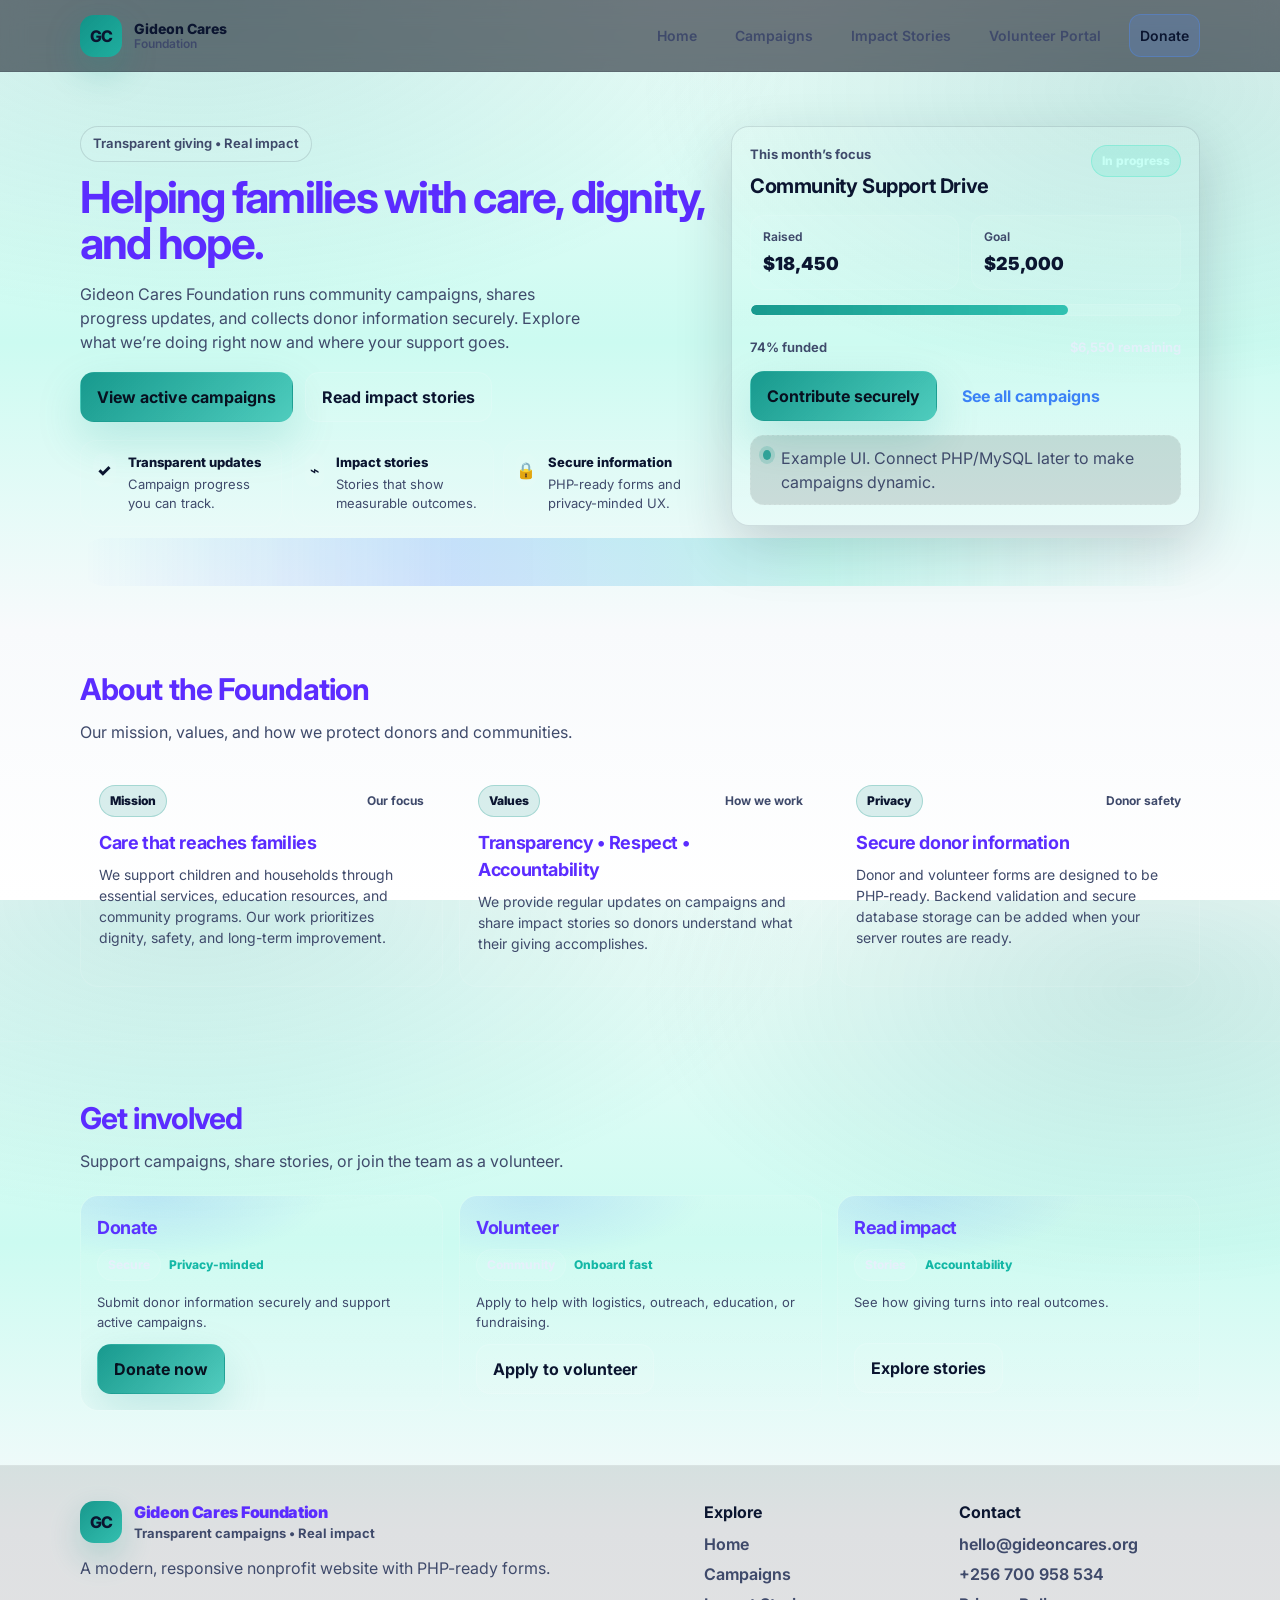
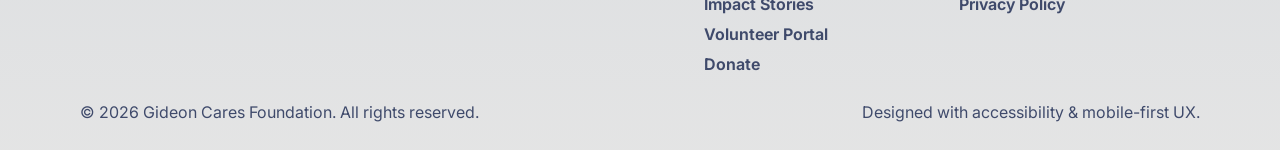
<file: Charitable_Foundation/index.html>
<!doctype html>
<html lang="en">
<head>
  <meta charset="utf-8" />
  <meta name="viewport" content="width=device-width, initial-scale=1" />
  <title>Gideon Cares Foundation</title>
  <meta name="description" content="Gideon Cares Foundation — transparent campaigns, impact stories, and secure donor information." />

  <link rel="preconnect" href="https://fonts.googleapis.com">
  <link rel="preconnect" href="https://fonts.gstatic.com" crossorigin>
  <link href="https://fonts.googleapis.com/css2?family=Inter:wght@400;500;600;700&display=swap" rel="stylesheet">

  <link rel="stylesheet" href="assets/css/style.css" />
</head>
<body>
  <a class="skip-link" href="#main">Skip to content</a>

  <main id="main" class="redirect-wrap" aria-label="Redirecting to home page">
    <div class="container redirect-card" role="status" aria-live="polite">
      <div class="redirect-brand" aria-hidden="true">
        <span class="brand-mark" style="width:56px;height:56px;border-radius:18px;">GC</span>
      </div>
      <h1>Gideon Cares Foundation</h1>
      <p class="muted">Loading the home page…</p>
      <noscript>
        <p class="muted">JavaScript is disabled. Click <a href="home.html">Home</a>.</p>
      </noscript>
      <a class="btn btn-primary" href="home.html">Go to Home</a>
    </div>
  </main>

  <script>
    // Ensure index.html is a working standalone page.
    // Redirect using JS so styles and assets remain consistent.
    window.location.replace('home.html');
  </script>

  <script src="assets/js/main.js"></script>
</body>
</html>
</file>
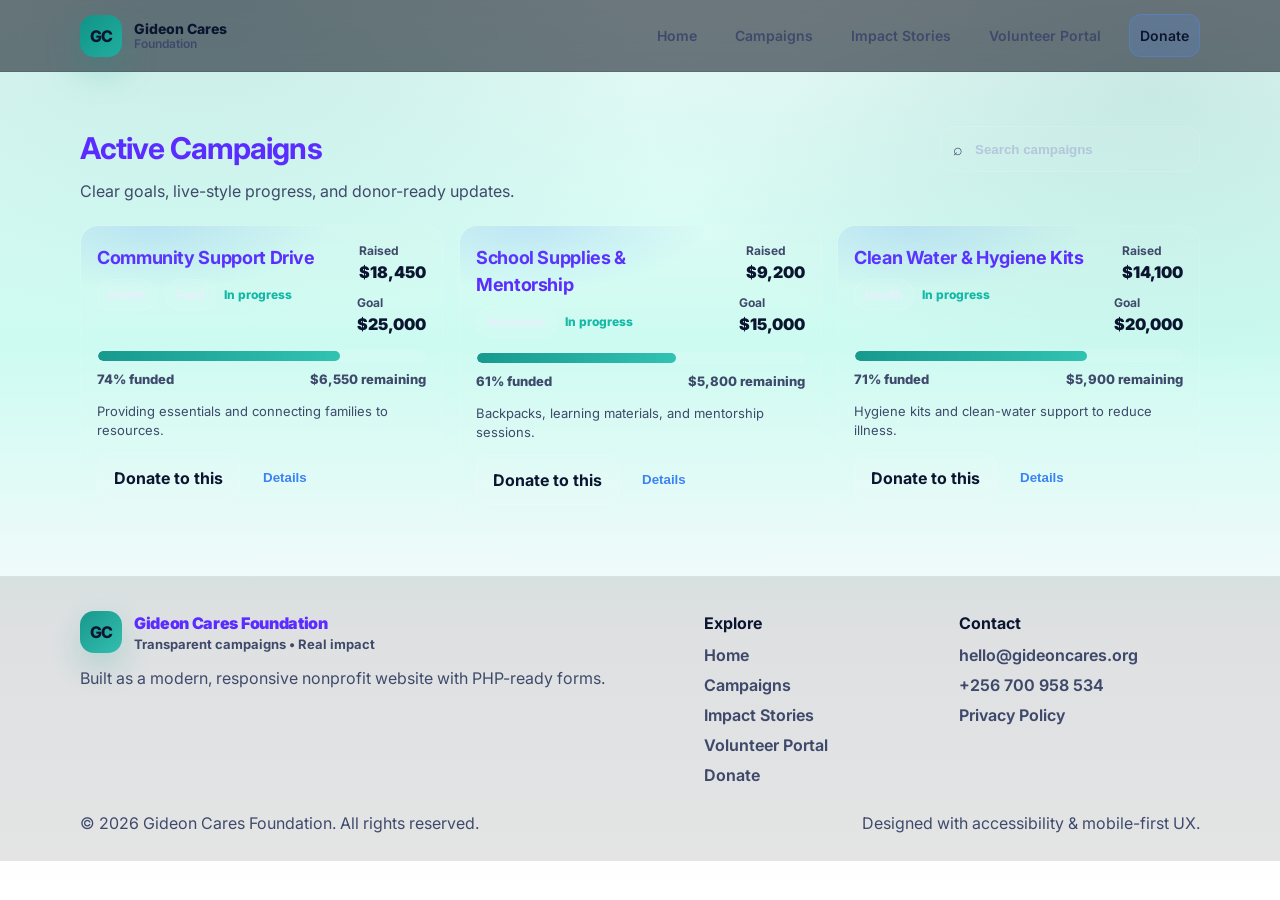
<file: Charitable_Foundation/campaigns.html>
<!doctype html>
<html lang="en">
<head>
  <meta charset="utf-8" />
  <meta name="viewport" content="width=device-width, initial-scale=1" />
  <title>Gideon Cares Foundation — Campaigns</title>
  <meta name="description" content="Gideon Cares Foundation — view active fundraising campaigns and progress." />

  <link rel="preconnect" href="https://fonts.googleapis.com">
  <link rel="preconnect" href="https://fonts.gstatic.com" crossorigin>
  <link href="https://fonts.googleapis.com/css2?family=Inter:wght@400;500;600;700&display=swap" rel="stylesheet">

  <link rel="stylesheet" href="assets/css/style.css" />
</head>
<body>
  <a class="skip-link" href="#main">Skip to content</a>

  <header class="site-header">
    <div class="container header-inner">
      <a class="brand" href="home.html" aria-label="Gideon Cares Foundation">
        <span class="brand-mark" aria-hidden="true">GC</span>
        <span class="brand-text">
          <span class="brand-title">Gideon Cares</span>
          <span class="brand-subtitle">Foundation</span>
        </span>
      </a>

      <button class="nav-toggle" type="button" aria-label="Open menu" aria-expanded="false" data-nav-toggle>
        <span></span><span></span><span></span>
      </button>

      <nav class="site-nav" aria-label="Primary">
        <a href="home.html" class="nav-link">Home</a>
        <a href="campaigns.html" class="nav-link">Campaigns</a>
        <a href="stories.html" class="nav-link">Impact Stories</a>
        <a href="volunteer.html" class="nav-link">Volunteer Portal</a>
        <a href="donate.html" class="nav-link nav-cta">Donate</a>
      </nav>
    </div>
  </header>

  <main id="main">
    <section class="section" id="campaigns">
      <div class="container">
        <div class="section-head">
          <div>
            <h2>Active Campaigns</h2>
            <p>Clear goals, live-style progress, and donor-ready updates.</p>
          </div>
          <div class="section-tools">
            <label class="search">
              <span class="search-icon" aria-hidden="true">⌕</span>
              <input id="campaignSearch" type="search" placeholder="Search campaigns" autocomplete="off" />
            </label>
          </div>
        </div>

        <div class="grid-cards" id="campaignList" aria-live="polite">
          <!-- Rendered by JS -->
        </div>

        <template id="campaignCardTemplate">
          <article class="campaign-card">
            <div class="campaign-top">
              <div>
                <h3 class="campaign-title">Campaign name</h3>
                <div class="campaign-meta">
                  <span class="campaign-tag">Health</span>
                  <span class="campaign-tag">Food</span>
                  <span class="campaign-status">In progress</span>
                </div>
              </div>
              <div class="campaign-amounts">
                <div>
                  <div class="amount-label">Raised</div>
                  <div class="amount-value campaign-raised">$0</div>
                </div>
                <div>
                  <div class="amount-label">Goal</div>
                  <div class="amount-value campaign-goal">$0</div>
                </div>
              </div>
            </div>

            <div class="progress progress--campaign" aria-label="Fundraising progress">
              <div class="progress-bar campaign-bar" role="progressbar" aria-valuemin="0" aria-valuemax="100" aria-valuenow="0"></div>
            </div>
            <div class="progress-meta">
              <span class="campaign-percent">0% funded</span>
              <span class="campaign-remaining">$0 remaining</span>
            </div>

            <div class="campaign-bottom">
              <div class="campaign-blurb">Short description of what this campaign supports.</div>
              <div class="campaign-actions">
                <a class="btn btn-ghost" href="donate.html" data-donate-link>Donate to this</a>
                <button class="btn btn-link" type="button" data-details>Details</button>
              </div>
            </div>

            <dialog class="modal" data-modal>
              <form method="dialog" class="modal-inner" aria-label="Campaign details">
                <div class="modal-head">
                  <h3 data-modal-title>Details</h3>
                  <button class="icon-btn" type="submit" aria-label="Close">✕</button>
                </div>
                <div class="modal-body">
                  <p data-modal-description>...</p>
                  <ul class="modal-list">
                    <li><strong>Raised:</strong> <span data-modal-raised></span></li>
                    <li><strong>Goal:</strong> <span data-modal-goal></span></li>
                    <li><strong>Status:</strong> <span data-modal-status></span></li>
                  </ul>
                  <div class="progress" aria-hidden="true">
                    <div class="progress-bar" data-modal-bar></div>
                  </div>
                </div>
                <div class="modal-foot">
                  <button class="btn btn-primary" value="cancel" data-modal-donate>Donate</button>
                </div>
              </form>
            </dialog>
          </article>
        </template>
      </div>
    </section>
  </main>

  <footer class="site-footer">
    <div class="container footer-grid">
      <div>
        <div class="footer-brand">
          <span class="brand-mark" aria-hidden="true">GC</span>
          <div>
            <div class="footer-title">Gideon Cares Foundation</div>
            <div class="footer-sub">Transparent campaigns • Real impact</div>
          </div>
        </div>
        <p class="footer-text">Built as a modern, responsive nonprofit website with PHP-ready forms.</p>
      </div>

      <div class="footer-links">
        <div>
          <strong>Explore</strong>
          <a href="home.html">Home</a>
          <a href="campaigns.html">Campaigns</a>
          <a href="stories.html">Impact Stories</a>
          <a href="volunteer.html">Volunteer Portal</a>
          <a href="donate.html">Donate</a>
        </div>
        <div>
          <strong>Contact</strong>
          <a href="mailto:hello@gideoncares.org">hello@gideoncares.org</a>
          <a href="#" onclick="return false;">+256 700 958 534</a>
          <a href="#" onclick="return false;">Privacy Policy</a>
        </div>
      </div>
    </div>

    <div class="container footer-bottom">
      <span>© <span id="year"></span> Gideon Cares Foundation. All rights reserved.</span>
      <span class="muted">Designed with accessibility & mobile-first UX.</span>
    </div>
  </footer>

  <script src="assets/js/main.js"></script>
</body>
</html>
</file>
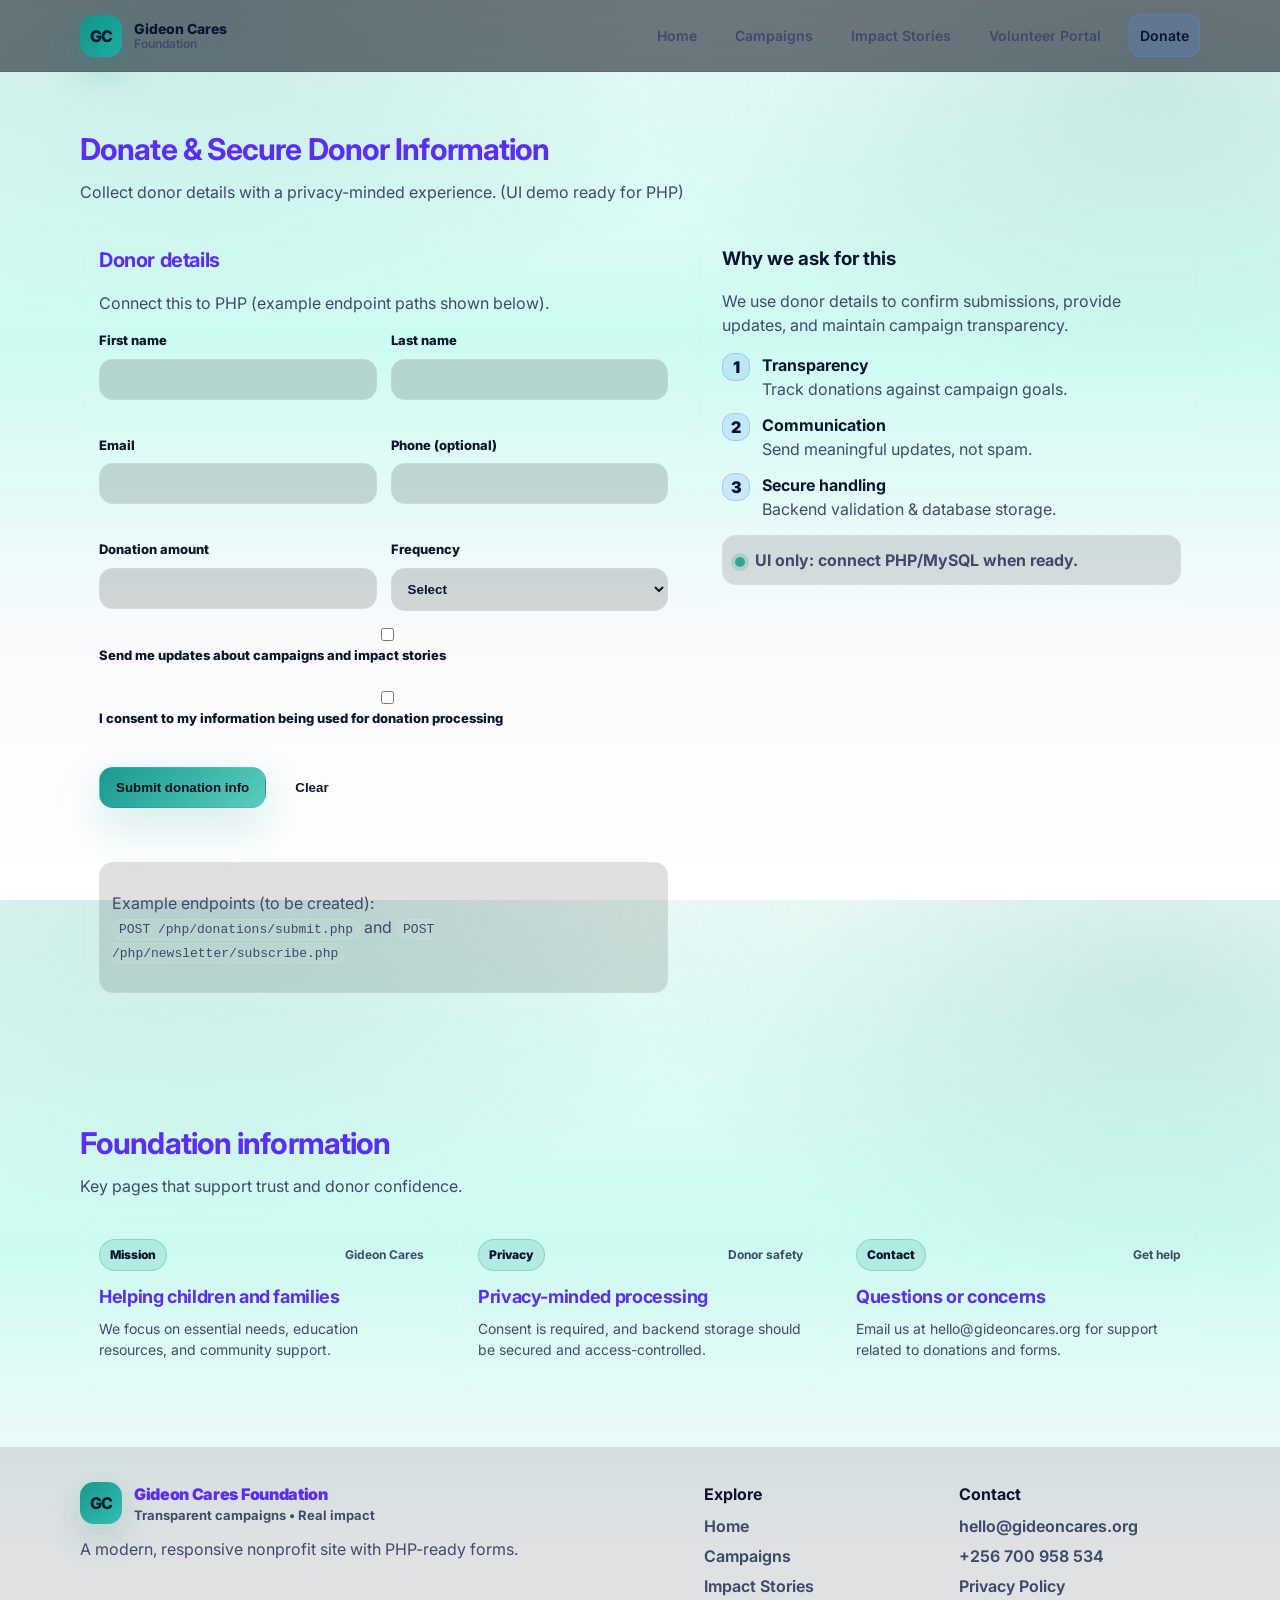
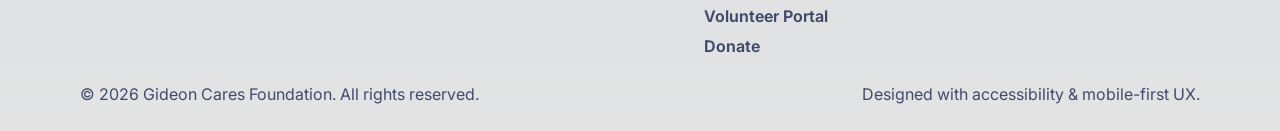
<file: Charitable_Foundation/donate.html>
<!doctype html>
<html lang="en">
<head>
  <meta charset="utf-8" />
  <meta name="viewport" content="width=device-width, initial-scale=1" />
  <title>Gideon Cares Foundation — Donate</title>
  <meta name="description" content="Gideon Cares Foundation — donate securely and submit donor information." />

  <link rel="preconnect" href="https://fonts.googleapis.com">
  <link rel="preconnect" href="https://fonts.gstatic.com" crossorigin>
  <link href="https://fonts.googleapis.com/css2?family=Inter:wght@400;500;600;700&display=swap" rel="stylesheet">

  <link rel="stylesheet" href="assets/css/style.css" />
</head>
<body>
  <a class="skip-link" href="#main">Skip to content</a>

  <header class="site-header">
    <div class="container header-inner">
      <a class="brand" href="home.html" aria-label="Gideon Cares Foundation">
        <span class="brand-mark" aria-hidden="true">GC</span>
        <span class="brand-text">
          <span class="brand-title">Gideon Cares</span>
          <span class="brand-subtitle">Foundation</span>
        </span>
      </a>

      <button class="nav-toggle" type="button" aria-label="Open menu" aria-expanded="false" data-nav-toggle>
        <span></span><span></span><span></span>
      </button>

      <nav class="site-nav" aria-label="Primary">
        <a href="home.html" class="nav-link">Home</a>
        <a href="campaigns.html" class="nav-link">Campaigns</a>
        <a href="stories.html" class="nav-link">Impact Stories</a>
        <a href="volunteer.html" class="nav-link">Volunteer Portal</a>
        <a href="donate.html" class="nav-link nav-cta">Donate</a>
      </nav>
    </div>
  </header>

  <main id="main">
    <section class="section section--alt" id="donate">
      <div class="container">
        <div class="section-head">
          <div>
            <h2>Donate & Secure Donor Information</h2>
            <p>Collect donor details with a privacy-minded experience. (UI demo ready for PHP)</p>
          </div>
        </div>

        <div class="form-grid form-grid--donate">
          <div class="panel">
            <h3>Donor details</h3>
            <p class="muted">Connect this to PHP (example endpoint paths shown below).</p>

            <form class="form" id="donorForm" novalidate>
              <div class="two-col">
                <div class="field">
                  <label for="dFirst">First name</label>
                  <input id="dFirst" name="first_name" type="text" required minlength="2" />
                  <small class="field-error" data-err-for="dFirst"></small>
                </div>
                <div class="field">
                  <label for="dLast">Last name</label>
                  <input id="dLast" name="last_name" type="text" required minlength="2" />
                  <small class="field-error" data-err-for="dLast"></small>
                </div>
              </div>

              <div class="two-col">
                <div class="field">
                  <label for="dEmail">Email</label>
                  <input id="dEmail" name="email" type="email" required />
                  <small class="field-error" data-err-for="dEmail"></small>
                </div>
                <div class="field">
                  <label for="dPhone">Phone (optional)</label>
                  <input id="dPhone" name="phone" type="tel" />
                </div>
              </div>

              <div class="two-col">
                <div class="field">
                  <label for="dAmount">Donation amount</label>
                  <input id="dAmount" name="amount" type="number" required min="1" step="1" />
                </div>
                <div class="field">
                  <label for="dFrequency">Frequency</label>
                  <select id="dFrequency" name="frequency" required>
                    <option value="" selected disabled>Select</option>
                    <option value="one-time">One-time</option>
                    <option value="monthly">Monthly</option>
                  </select>
                </div>
              </div>

              <div class="field">
                <label>
                  <input type="checkbox" name="newsletter" value="1" />
                  Send me updates about campaigns and impact stories
                </label>
              </div>

              <div class="field">
                <label>
                  <input type="checkbox" name="consent" value="1" required />
                  I consent to my information being used for donation processing
                </label>
                <small class="field-error" data-err-for="consent"></small>
              </div>

              <div class="form-actions">
                <button class="btn btn-primary" type="submit">Submit donation info</button>
                <button class="btn btn-ghost" type="reset">Clear</button>
              </div>

              <div class="form-status" role="status" aria-live="polite" data-status></div>

              <div class="endpoint-hint" aria-label="Backend wiring hint">
                <p class="muted">
                  Example endpoints (to be created):<br />
                  <code>POST /php/donations/submit.php</code> and <code>POST /php/newsletter/subscribe.php</code>
                </p>
              </div>
            </form>
          </div>

          <aside class="aside">
            <div class="aside-card aside-card--sticky">
              <h3>Why we ask for this</h3>
              <p class="muted">We use donor details to confirm submissions, provide updates, and maintain campaign transparency.</p>
              <div class="impact-list">
                <div class="impact-item">
                  <div class="impact-bullet" aria-hidden="true">1</div>
                  <div>
                    <strong>Transparency</strong>
                    <div class="muted">Track donations against campaign goals.</div>
                  </div>
                </div>
                <div class="impact-item">
                  <div class="impact-bullet" aria-hidden="true">2</div>
                  <div>
                    <strong>Communication</strong>
                    <div class="muted">Send meaningful updates, not spam.</div>
                  </div>
                </div>
                <div class="impact-item">
                  <div class="impact-bullet" aria-hidden="true">3</div>
                  <div>
                    <strong>Secure handling</strong>
                    <div class="muted">Backend validation & database storage.</div>
                  </div>
                </div>
              </div>
              <div class="aside-note">
                <span class="dot" aria-hidden="true"></span>
                <span>UI only: connect PHP/MySQL when ready.</span>
              </div>
            </div>
          </aside>
        </div>
      </div>
    </section>

    <section class="section" id="foundation-information">
      <div class="container">
        <div class="section-head">
          <div>
            <h2>Foundation information</h2>
            <p>Key pages that support trust and donor confidence.</p>
          </div>
        </div>

        <div class="grid-articles">
          <article class="story-card">
            <div class="story-top">
              <span class="story-category">Mission</span>
              <span class="story-date">Gideon Cares</span>
            </div>
            <h3 class="story-title">Helping children and families</h3>
            <p class="story-text">We focus on essential needs, education resources, and community support.</p>
          </article>

          <article class="story-card">
            <div class="story-top">
              <span class="story-category">Privacy</span>
              <span class="story-date">Donor safety</span>
            </div>
            <h3 class="story-title">Privacy-minded processing</h3>
            <p class="story-text">Consent is required, and backend storage should be secured and access-controlled.</p>
          </article>

          <article class="story-card">
            <div class="story-top">
              <span class="story-category">Contact</span>
              <span class="story-date">Get help</span>
            </div>
            <h3 class="story-title">Questions or concerns</h3>
            <p class="story-text">Email us at hello@gideoncares.org for support related to donations and forms.</p>
          </article>
        </div>
      </div>
    </section>
  </main>

  <footer class="site-footer">
    <div class="container footer-grid">
      <div>
        <div class="footer-brand">
          <span class="brand-mark" aria-hidden="true">GC</span>
          <div>
            <div class="footer-title">Gideon Cares Foundation</div>
            <div class="footer-sub">Transparent campaigns • Real impact</div>
          </div>
        </div>
        <p class="footer-text">A modern, responsive nonprofit site with PHP-ready forms.</p>
      </div>

      <div class="footer-links">
        <div>
          <strong>Explore</strong>
          <a href="home.html">Home</a>
          <a href="campaigns.html">Campaigns</a>
          <a href="stories.html">Impact Stories</a>
          <a href="volunteer.html">Volunteer Portal</a>
          <a href="donate.html">Donate</a>
        </div>
        <div>
          <strong>Contact</strong>
          <a href="mailto:hello@gideoncares.org">hello@gideoncares.org</a>
          <a href="#" onclick="return false;">+256 700 958 534</a>
          <a href="#" onclick="return false;">Privacy Policy</a>
        </div>
      </div>
    </div>

    <div class="container footer-bottom">
      <span>© <span id="year"></span> Gideon Cares Foundation. All rights reserved.</span>
      <span class="muted">Designed with accessibility & mobile-first UX.</span>
    </div>
  </footer>

  <script src="assets/js/main.js"></script>
</body>
</html>
</file>
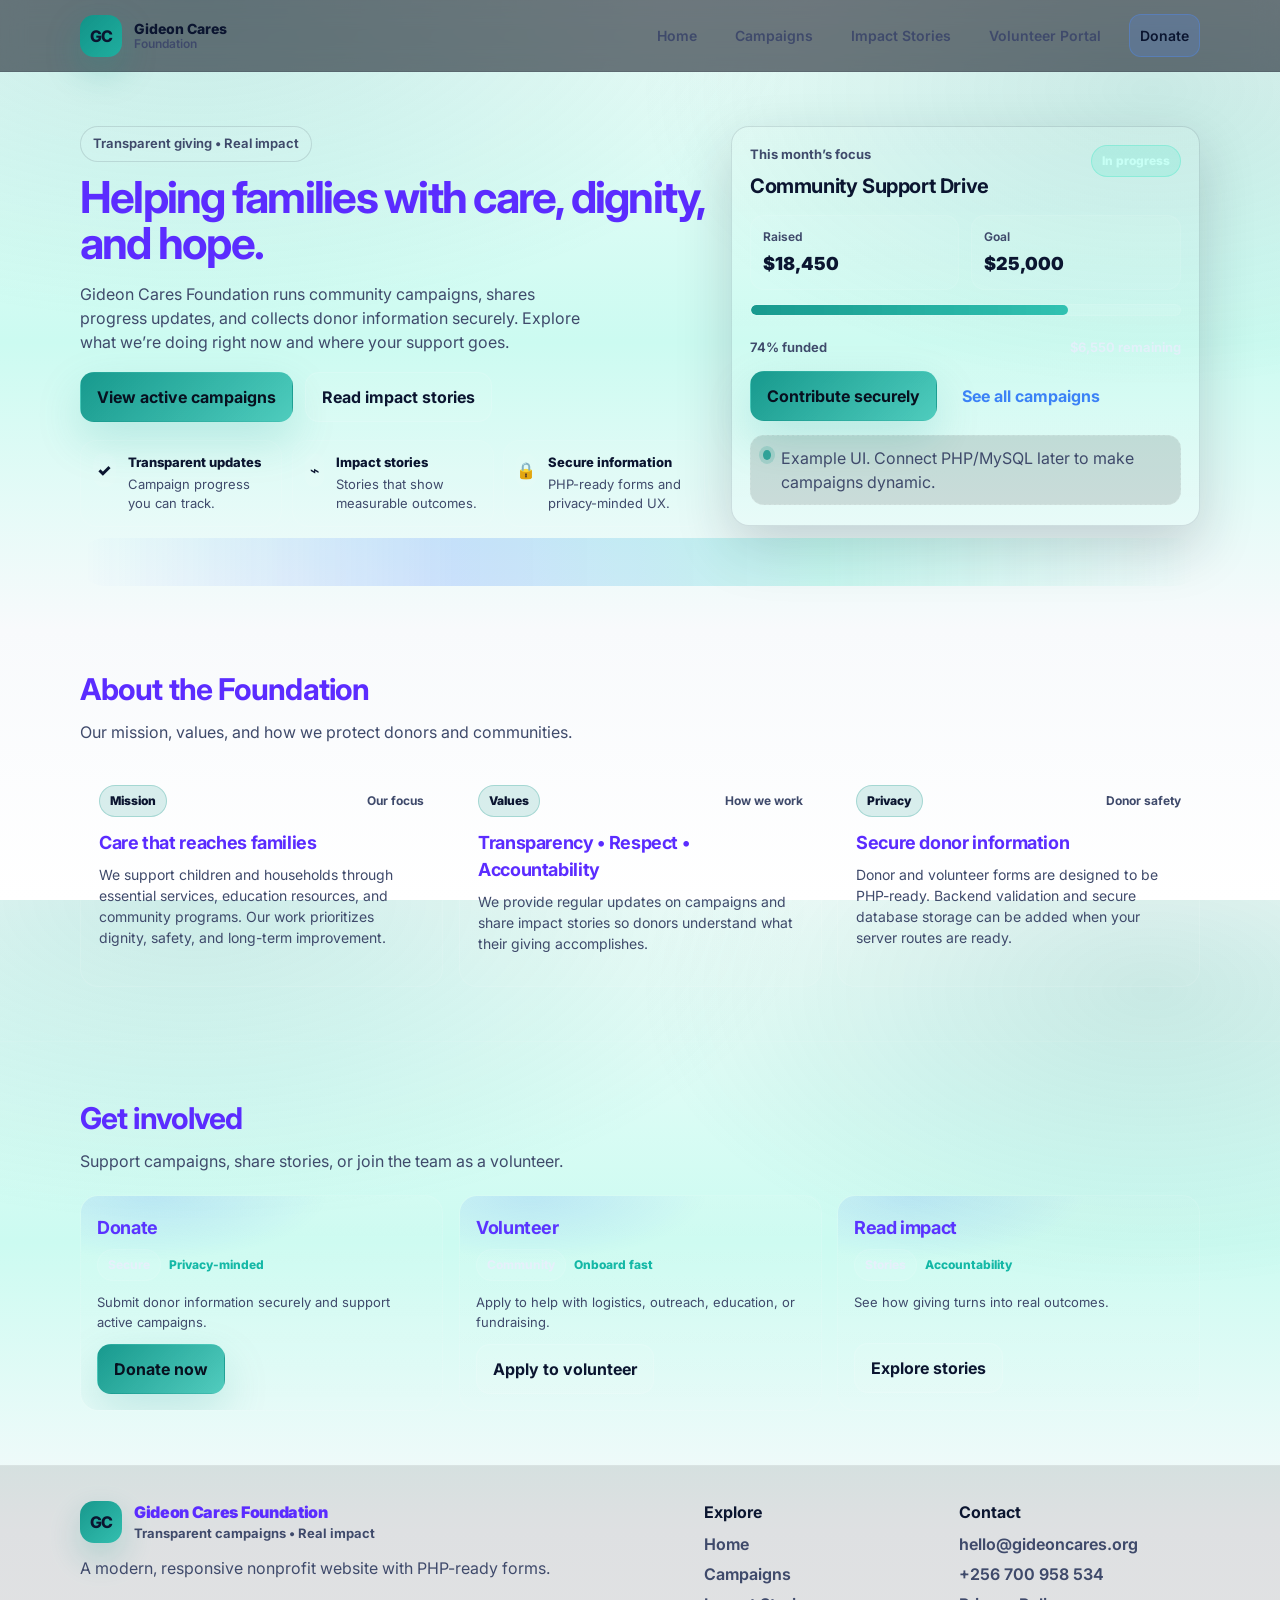
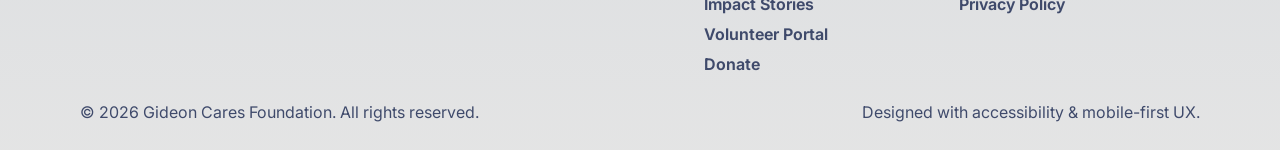
<file: Charitable_Foundation/home.html>
<!doctype html>
<html lang="en">
<head>
  <meta charset="utf-8" />
  <meta name="viewport" content="width=device-width, initial-scale=1" />
  <title>Gideon Cares Foundation — Home</title>
  <meta name="description" content="Gideon Cares Foundation — transparent campaigns, impact stories, and secure donor information." />

  <link rel="preconnect" href="https://fonts.googleapis.com">
  <link rel="preconnect" href="https://fonts.gstatic.com" crossorigin>
  <link href="https://fonts.googleapis.com/css2?family=Inter:wght@400;500;600;700&display=swap" rel="stylesheet">

  <link rel="stylesheet" href="assets/css/style.css" />
</head>
<body>
  <a class="skip-link" href="#main">Skip to content</a>

  <header class="site-header">
    <div class="container header-inner">
      <a class="brand" href="home.html" aria-label="Gideon Cares Foundation">
        <span class="brand-mark" aria-hidden="true">GC</span>
        <span class="brand-text">
          <span class="brand-title">Gideon Cares</span>
          <span class="brand-subtitle">Foundation</span>
        </span>
      </a>

      <button class="nav-toggle" type="button" aria-label="Open menu" aria-expanded="false" data-nav-toggle>
        <span></span><span></span><span></span>
      </button>

      <nav class="site-nav" aria-label="Primary">
        <a href="home.html" class="nav-link">Home</a>
        <a href="campaigns.html" class="nav-link">Campaigns</a>
        <a href="stories.html" class="nav-link">Impact Stories</a>
        <a href="volunteer.html" class="nav-link">Volunteer Portal</a>
        <a href="donate.html" class="nav-link nav-cta">Donate</a>
      </nav>
    </div>
  </header>

  <main id="main">
    <section class="hero" aria-label="Welcome">
      <div class="container hero-grid">
        <div class="hero-copy">
          <div class="pill">Transparent giving • Real impact</div>
          <h1>Helping families with care, dignity, and hope.</h1>
          <p>
            Gideon Cares Foundation runs community campaigns, shares progress updates, and collects donor information securely.
            Explore what we’re doing right now and where your support goes.
          </p>

          <div class="hero-actions">
            <a class="btn btn-primary" href="campaigns.html">View active campaigns</a>
            <a class="btn btn-ghost" href="stories.html">Read impact stories</a>
          </div>

          <div class="trust-row" role="list" aria-label="Foundation highlights">
            <div class="trust-item" role="listitem">
              <div class="trust-icon" aria-hidden="true">✓</div>
              <div>
                <div class="trust-title">Transparent updates</div>
                <div class="trust-text">Campaign progress you can track.</div>
              </div>
            </div>
            <div class="trust-item" role="listitem">
              <div class="trust-icon" aria-hidden="true">⌁</div>
              <div>
                <div class="trust-title">Impact stories</div>
                <div class="trust-text">Stories that show measurable outcomes.</div>
              </div>
            </div>
            <div class="trust-item" role="listitem">
              <div class="trust-icon" aria-hidden="true">🔒</div>
              <div>
                <div class="trust-title">Secure information</div>
                <div class="trust-text">PHP-ready forms and privacy-minded UX.</div>
              </div>
            </div>
          </div>
        </div>

        <div class="hero-card" aria-label="This month’s focus">
          <div class="hero-card-top">
            <div>
              <div class="hero-card-kicker">This month’s focus</div>
              <h2 class="hero-card-title">Community Support Drive</h2>
            </div>
            <span class="badge">In progress</span>
          </div>

          <div class="hero-stat-row">
            <div class="hero-stat">
              <div class="hero-stat-label">Raised</div>
              <div class="hero-stat-value" data-hero-raised>$18,450</div>
            </div>
            <div class="hero-stat">
              <div class="hero-stat-label">Goal</div>
              <div class="hero-stat-value" data-hero-goal>$25,000</div>
            </div>
          </div>

          <div class="progress" aria-label="Campaign progress">
            <div class="progress-bar" role="progressbar" aria-valuemin="0" aria-valuemax="100" aria-valuenow="74" style="width: 74%"></div>
          </div>
          <div class="progress-meta">
            <span>74% funded</span>
            <span class="progress-remaining">$6,550 remaining</span>
          </div>

          <div class="hero-card-actions">
            <a class="btn btn-primary" href="donate.html">Contribute securely</a>
            <a class="btn btn-link" href="campaigns.html">See all campaigns</a>
          </div>

          <div class="hero-note">
            <span class="dot" aria-hidden="true"></span>
            <span>Example UI. Connect PHP/MySQL later to make campaigns dynamic.</span>
          </div>
        </div>
      </div>

      <div class="container hero-wave" aria-hidden="true"><div class="wave"></div></div>
    </section>

    <section class="section section--alt" id="about">
      <div class="container">
        <div class="section-head">
          <div>
            <h2>About the Foundation</h2>
            <p>Our mission, values, and how we protect donors and communities.</p>
          </div>
        </div>

        <div class="grid-articles">
          <article class="story-card">
            <div class="story-top">
              <span class="story-category">Mission</span>
              <span class="story-date">Our focus</span>
            </div>
            <h3 class="story-title">Care that reaches families</h3>
            <p class="story-text">
              We support children and households through essential services, education resources, and community programs.
              Our work prioritizes dignity, safety, and long-term improvement.
            </p>
          </article>

          <article class="story-card">
            <div class="story-top">
              <span class="story-category">Values</span>
              <span class="story-date">How we work</span>
            </div>
            <h3 class="story-title">Transparency • Respect • Accountability</h3>
            <p class="story-text">
              We provide regular updates on campaigns and share impact stories so donors understand what their giving accomplishes.
            </p>
          </article>

          <article class="story-card">
            <div class="story-top">
              <span class="story-category">Privacy</span>
              <span class="story-date">Donor safety</span>
            </div>
            <h3 class="story-title">Secure donor information</h3>
            <p class="story-text">
              Donor and volunteer forms are designed to be PHP-ready.
              Backend validation and secure database storage can be added when your server routes are ready.
            </p>
          </article>
        </div>
      </div>
    </section>

    <section class="section" id="get-started">
      <div class="container">
        <div class="section-head">
          <div>
            <h2>Get involved</h2>
            <p>Support campaigns, share stories, or join the team as a volunteer.</p>
          </div>
        </div>

        <div class="grid-cards">
          <article class="campaign-card">
            <div class="campaign-top">
              <div>
                <h3 class="campaign-title">Donate</h3>
                <div class="campaign-meta">
                  <span class="campaign-tag">Secure</span>
                  <span class="campaign-status">Privacy-minded</span>
                </div>
              </div>
            </div>
            <div class="campaign-bottom">
              <div class="campaign-blurb">Submit donor information securely and support active campaigns.</div>
              <div class="campaign-actions"><a class="btn btn-primary" href="donate.html">Donate now</a></div>
            </div>
          </article>

          <article class="campaign-card">
            <div class="campaign-top">
              <div>
                <h3 class="campaign-title">Volunteer</h3>
                <div class="campaign-meta">
                  <span class="campaign-tag">Community</span>
                  <span class="campaign-status">Onboard fast</span>
                </div>
              </div>
            </div>
            <div class="campaign-bottom">
              <div class="campaign-blurb">Apply to help with logistics, outreach, education, or fundraising.</div>
              <div class="campaign-actions"><a class="btn btn-ghost" href="volunteer.html">Apply to volunteer</a></div>
            </div>
          </article>

          <article class="campaign-card">
            <div class="campaign-top">
              <div>
                <h3 class="campaign-title">Read impact</h3>
                <div class="campaign-meta">
                  <span class="campaign-tag">Stories</span>
                  <span class="campaign-status">Accountability</span>
                </div>
              </div>
            </div>
            <div class="campaign-bottom">
              <div class="campaign-blurb">See how giving turns into real outcomes.</div>
              <div class="campaign-actions"><a class="btn btn-ghost" href="stories.html">Explore stories</a></div>
            </div>
          </article>
        </div>
      </div>
    </section>
  </main>

  <footer class="site-footer">
    <div class="container footer-grid">
      <div>
        <div class="footer-brand">
          <span class="brand-mark" aria-hidden="true">GC</span>
          <div>
            <div class="footer-title">Gideon Cares Foundation</div>
            <div class="footer-sub">Transparent campaigns • Real impact</div>
          </div>
        </div>
        <p class="footer-text">A modern, responsive nonprofit website with PHP-ready forms.</p>
      </div>

      <div class="footer-links">
        <div>
          <strong>Explore</strong>
          <a href="home.html">Home</a>
          <a href="campaigns.html">Campaigns</a>
          <a href="stories.html">Impact Stories</a>
          <a href="volunteer.html">Volunteer Portal</a>
          <a href="donate.html">Donate</a>
        </div>
        <div>
          <strong>Contact</strong>
          <a href="mailto:hello@gideoncares.org">hello@gideoncares.org</a>
          <a href="#" onclick="return false;">+256 700 958 534</a>
          <a href="#" onclick="return false;">Privacy Policy</a>
        </div>
      </div>
    </div>

    <div class="container footer-bottom">
      <span>© <span id="year"></span> Gideon Cares Foundation. All rights reserved.</span>
      <span class="muted">Designed with accessibility & mobile-first UX.</span>
    </div>
  </footer>

  <script src="assets/js/main.js"></script>
</body>
</html>
</file>
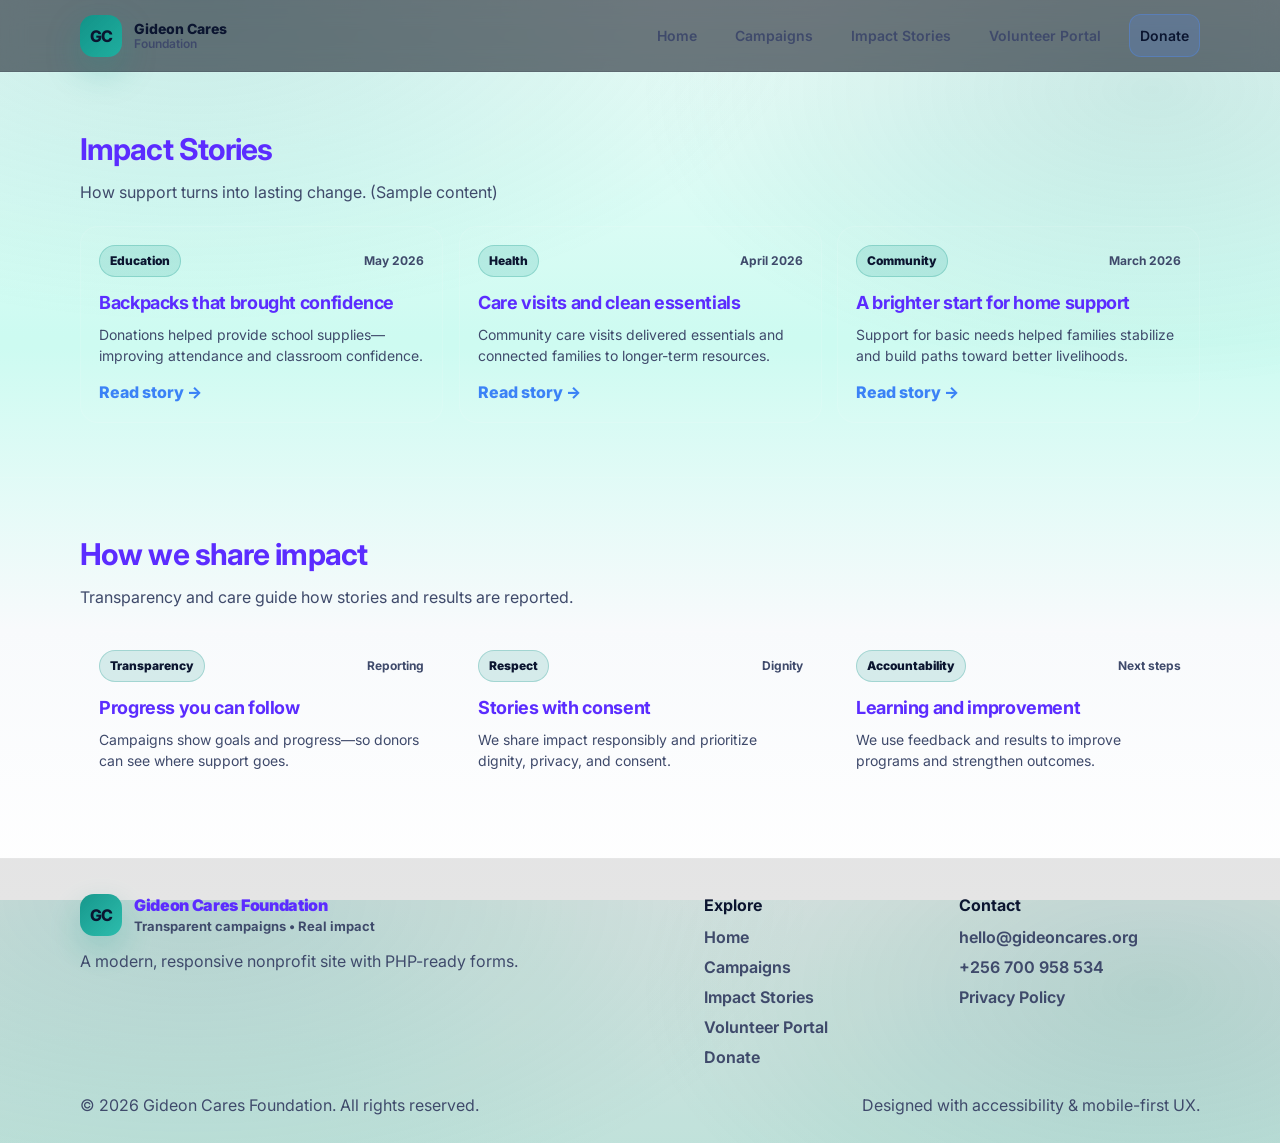
<file: Charitable_Foundation/stories.html>
<!doctype html>
<html lang="en">
<head>
  <meta charset="utf-8" />
  <meta name="viewport" content="width=device-width, initial-scale=1" />
  <title>Gideon Cares Foundation — Impact Stories</title>
  <meta name="description" content="Gideon Cares Foundation — read impact stories showing how donations create change." />

  <link rel="preconnect" href="https://fonts.googleapis.com">
  <link rel="preconnect" href="https://fonts.gstatic.com" crossorigin>
  <link href="https://fonts.googleapis.com/css2?family=Inter:wght@400;500;600;700&display=swap" rel="stylesheet">

  <link rel="stylesheet" href="assets/css/style.css" />
</head>
<body>
  <a class="skip-link" href="#main">Skip to content</a>

  <header class="site-header">
    <div class="container header-inner">
      <a class="brand" href="home.html" aria-label="Gideon Cares Foundation">
        <span class="brand-mark" aria-hidden="true">GC</span>
        <span class="brand-text">
          <span class="brand-title">Gideon Cares</span>
          <span class="brand-subtitle">Foundation</span>
        </span>
      </a>

      <button class="nav-toggle" type="button" aria-label="Open menu" aria-expanded="false" data-nav-toggle>
        <span></span><span></span><span></span>
      </button>

      <nav class="site-nav" aria-label="Primary">
        <a href="home.html" class="nav-link">Home</a>
        <a href="campaigns.html" class="nav-link">Campaigns</a>
        <a href="stories.html" class="nav-link">Impact Stories</a>
        <a href="volunteer.html" class="nav-link">Volunteer Portal</a>
        <a href="donate.html" class="nav-link nav-cta">Donate</a>
      </nav>
    </div>
  </header>

  <main id="main">
    <section class="section section--alt" id="stories">
      <div class="container">
        <div class="section-head">
          <div>
            <h2>Impact Stories</h2>
            <p>How support turns into lasting change. (Sample content)</p>
          </div>
        </div>

        <div class="grid-articles" id="storyGrid">
          <article class="story-card">
            <div class="story-top">
              <span class="story-category">Education</span>
              <span class="story-date">May 2026</span>
            </div>
            <h3 class="story-title">Backpacks that brought confidence</h3>
            <p class="story-text">Donations helped provide school supplies—improving attendance and classroom confidence.</p>
            <a class="story-link" href="#" aria-label="Read story">Read story →</a>
          </article>

          <article class="story-card">
            <div class="story-top">
              <span class="story-category">Health</span>
              <span class="story-date">April 2026</span>
            </div>
            <h3 class="story-title">Care visits and clean essentials</h3>
            <p class="story-text">Community care visits delivered essentials and connected families to longer-term resources.</p>
            <a class="story-link" href="#" aria-label="Read story">Read story →</a>
          </article>

          <article class="story-card">
            <div class="story-top">
              <span class="story-category">Community</span>
              <span class="story-date">March 2026</span>
            </div>
            <h3 class="story-title">A brighter start for home support</h3>
            <p class="story-text">Support for basic needs helped families stabilize and build paths toward better livelihoods.</p>
            <a class="story-link" href="#" aria-label="Read story">Read story →</a>
          </article>
        </div>
      </div>
    </section>

    <section class="section" id="foundation-info">
      <div class="container">
        <div class="section-head">
          <div>
            <h2>How we share impact</h2>
            <p>Transparency and care guide how stories and results are reported.</p>
          </div>
        </div>

        <div class="grid-articles">
          <article class="story-card">
            <div class="story-top">
              <span class="story-category">Transparency</span>
              <span class="story-date">Reporting</span>
            </div>
            <h3 class="story-title">Progress you can follow</h3>
            <p class="story-text">Campaigns show goals and progress—so donors can see where support goes.</p>
          </article>

          <article class="story-card">
            <div class="story-top">
              <span class="story-category">Respect</span>
              <span class="story-date">Dignity</span>
            </div>
            <h3 class="story-title">Stories with consent</h3>
            <p class="story-text">We share impact responsibly and prioritize dignity, privacy, and consent.</p>
          </article>

          <article class="story-card">
            <div class="story-top">
              <span class="story-category">Accountability</span>
              <span class="story-date">Next steps</span>
            </div>
            <h3 class="story-title">Learning and improvement</h3>
            <p class="story-text">We use feedback and results to improve programs and strengthen outcomes.</p>
          </article>
        </div>
      </div>
    </section>
  </main>

  <footer class="site-footer">
    <div class="container footer-grid">
      <div>
        <div class="footer-brand">
          <span class="brand-mark" aria-hidden="true">GC</span>
          <div>
            <div class="footer-title">Gideon Cares Foundation</div>
            <div class="footer-sub">Transparent campaigns • Real impact</div>
          </div>
        </div>
        <p class="footer-text">A modern, responsive nonprofit site with PHP-ready forms.</p>
      </div>

      <div class="footer-links">
        <div>
          <strong>Explore</strong>
          <a href="home.html">Home</a>
          <a href="campaigns.html">Campaigns</a>
          <a href="stories.html">Impact Stories</a>
          <a href="volunteer.html">Volunteer Portal</a>
          <a href="donate.html">Donate</a>
        </div>
        <div>
          <strong>Contact</strong>
          <a href="mailto:hello@gideoncares.org">hello@gideoncares.org</a>
          <a href="#" onclick="return false;">+256 700 958 534</a>
          <a href="#" onclick="return false;">Privacy Policy</a>
        </div>
      </div>
    </div>

    <div class="container footer-bottom">
      <span>© <span id="year"></span> Gideon Cares Foundation. All rights reserved.</span>
      <span class="muted">Designed with accessibility & mobile-first UX.</span>
    </div>
  </footer>

  <script src="assets/js/main.js"></script>
</body>
</html>
</file>
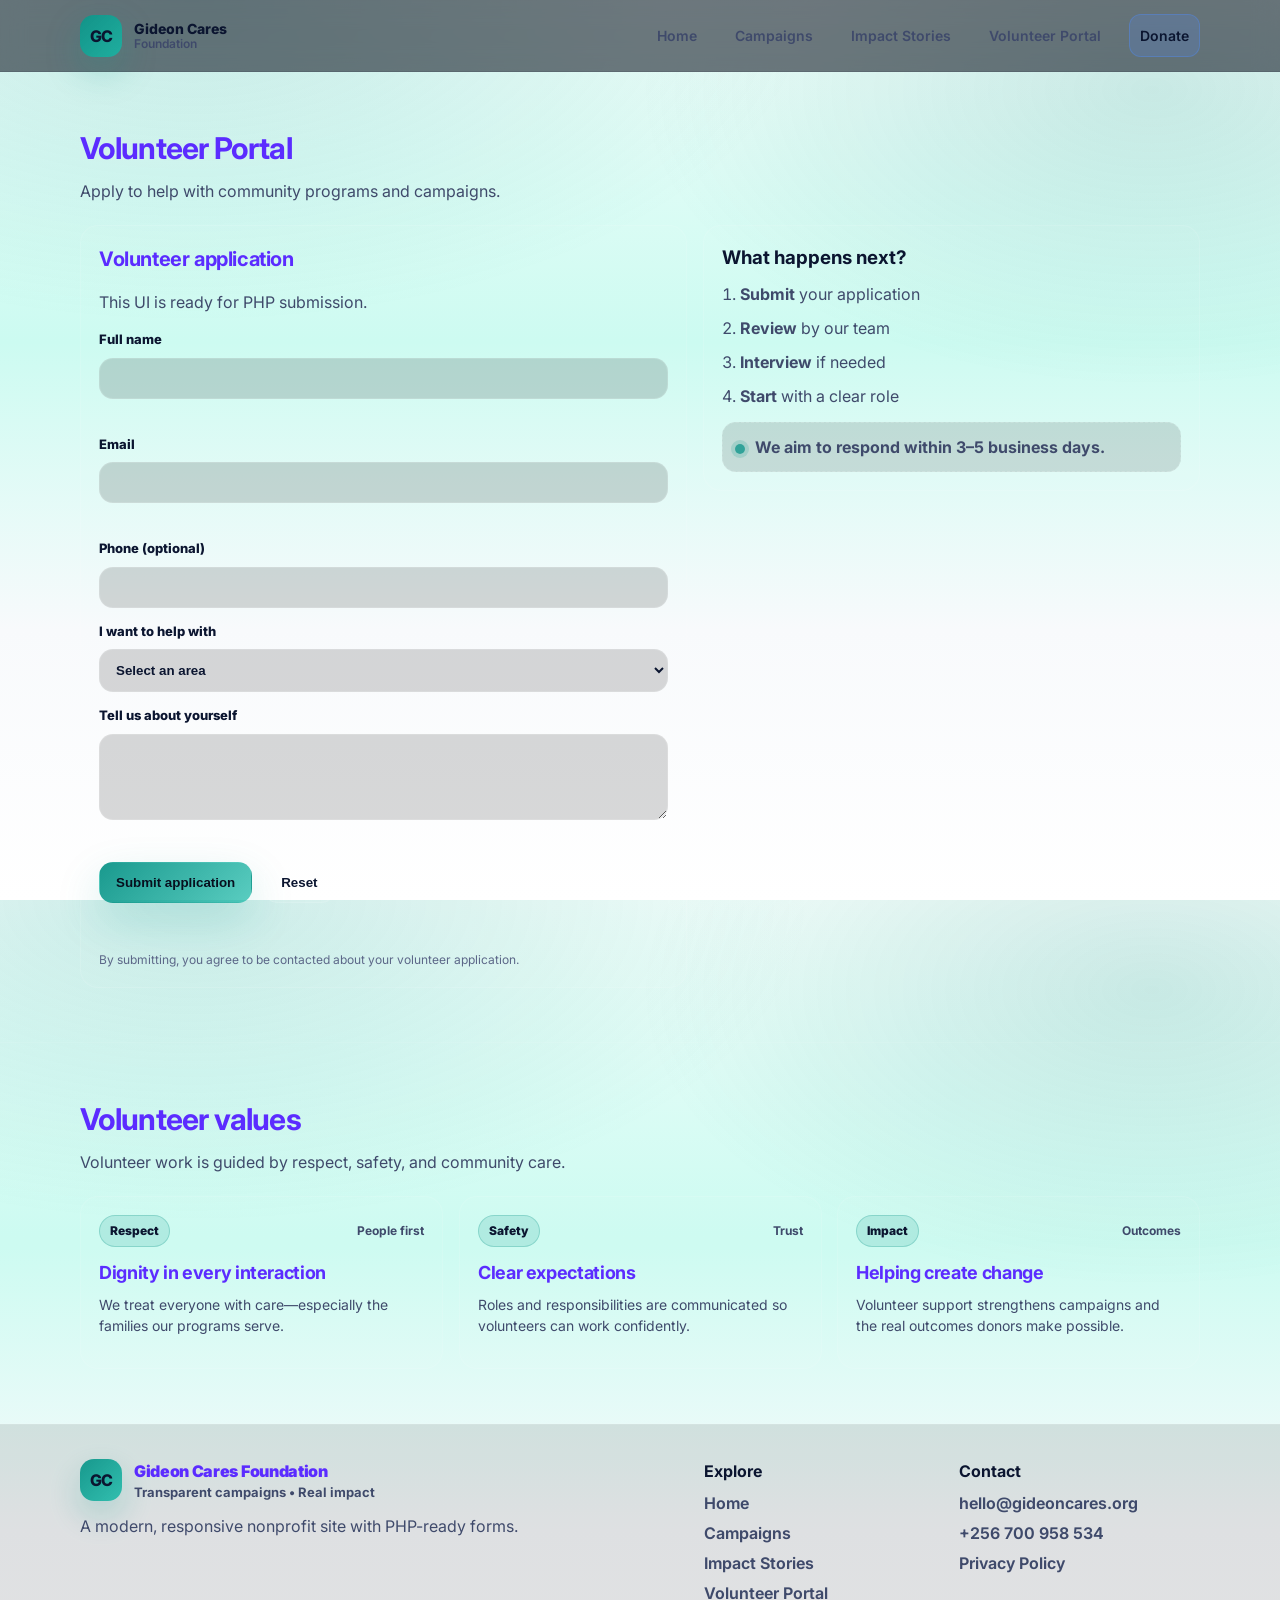
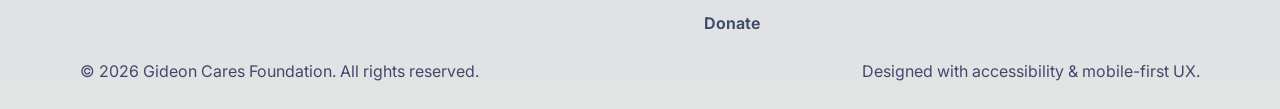
<file: Charitable_Foundation/volunteer.html>
<!doctype html>
<html lang="en">
<head>
  <meta charset="utf-8" />
  <meta name="viewport" content="width=device-width, initial-scale=1" />
  <title>Gideon Cares Foundation — Volunteer Portal</title>
  <meta name="description" content="Gideon Cares Foundation — apply to volunteer and support community programs." />

  <link rel="preconnect" href="https://fonts.googleapis.com">
  <link rel="preconnect" href="https://fonts.gstatic.com" crossorigin>
  <link href="https://fonts.googleapis.com/css2?family=Inter:wght@400;500;600;700&display=swap" rel="stylesheet">

  <link rel="stylesheet" href="assets/css/style.css" />
</head>
<body>
  <a class="skip-link" href="#main">Skip to content</a>

  <header class="site-header">
    <div class="container header-inner">
      <a class="brand" href="home.html" aria-label="Gideon Cares Foundation">
        <span class="brand-mark" aria-hidden="true">GC</span>
        <span class="brand-text">
          <span class="brand-title">Gideon Cares</span>
          <span class="brand-subtitle">Foundation</span>
        </span>
      </a>

      <button class="nav-toggle" type="button" aria-label="Open menu" aria-expanded="false" data-nav-toggle>
        <span></span><span></span><span></span>
      </button>

      <nav class="site-nav" aria-label="Primary">
        <a href="home.html" class="nav-link">Home</a>
        <a href="campaigns.html" class="nav-link">Campaigns</a>
        <a href="stories.html" class="nav-link">Impact Stories</a>
        <a href="volunteer.html" class="nav-link">Volunteer Portal</a>
        <a href="donate.html" class="nav-link nav-cta">Donate</a>
      </nav>
    </div>
  </header>

  <main id="main">
    <section class="section" id="volunteer">
      <div class="container">
        <div class="section-head">
          <div>
            <h2>Volunteer Portal</h2>
            <p>Apply to help with community programs and campaigns.</p>
          </div>
        </div>

        <div class="form-grid">
          <div class="panel">
            <h3>Volunteer application</h3>
            <p class="muted">This UI is ready for PHP submission.</p>

            <form class="form" id="volunteerForm" novalidate>
              <div class="field">
                <label for="vName">Full name</label>
                <input id="vName" name="name" type="text" required minlength="2" />
                <small class="field-error" data-err-for="vName"></small>
              </div>

              <div class="field">
                <label for="vEmail">Email</label>
                <input id="vEmail" name="email" type="email" required />
                <small class="field-error" data-err-for="vEmail"></small>
              </div>

              <div class="field">
                <label for="vPhone">Phone (optional)</label>
                <input id="vPhone" name="phone" type="tel" />
              </div>

              <div class="field">
                <label for="vRole">I want to help with</label>
                <select id="vRole" name="role" required>
                  <option value="" selected disabled>Select an area</option>
                  <option value="events">Events & logistics</option>
                  <option value="outreach">Community outreach</option>
                  <option value="mentorship">Mentorship & education</option>
                  <option value="fundraising">Fundraising & campaigns</option>
                </select>
              </div>

              <div class="field">
                <label for="vMessage">Tell us about yourself</label>
                <textarea id="vMessage" name="message" rows="4" required minlength="10"></textarea>
                <small class="field-error" data-err-for="vMessage"></small>
              </div>

              <div class="form-actions">
                <button class="btn btn-primary" type="submit">Submit application</button>
                <button class="btn btn-ghost" type="reset">Reset</button>
              </div>

              <div class="form-status" role="status" aria-live="polite" data-status></div>

              <p class="fineprint">By submitting, you agree to be contacted about your volunteer application.</p>
            </form>
          </div>

          <aside class="aside">
            <div class="aside-card aside-card--sticky">
              <h3>What happens next?</h3>
              <ol class="steps">
                <li><strong>Submit</strong> your application</li>
                <li><strong>Review</strong> by our team</li>
                <li><strong>Interview</strong> if needed</li>
                <li><strong>Start</strong> with a clear role</li>
              </ol>
              <div class="aside-note">
                <span class="dot" aria-hidden="true"></span>
                <span>We aim to respond within 3–5 business days.</span>
              </div>
            </div>
          </aside>
        </div>
      </div>
    </section>

    <section class="section section--alt" id="volunteer-info">
      <div class="container">
        <div class="section-head">
          <div>
            <h2>Volunteer values</h2>
            <p>Volunteer work is guided by respect, safety, and community care.</p>
          </div>
        </div>

        <div class="grid-articles">
          <article class="story-card">
            <div class="story-top">
              <span class="story-category">Respect</span>
              <span class="story-date">People first</span>
            </div>
            <h3 class="story-title">Dignity in every interaction</h3>
            <p class="story-text">We treat everyone with care—especially the families our programs serve.</p>
          </article>

          <article class="story-card">
            <div class="story-top">
              <span class="story-category">Safety</span>
              <span class="story-date">Trust</span>
            </div>
            <h3 class="story-title">Clear expectations</h3>
            <p class="story-text">Roles and responsibilities are communicated so volunteers can work confidently.</p>
          </article>

          <article class="story-card">
            <div class="story-top">
              <span class="story-category">Impact</span>
              <span class="story-date">Outcomes</span>
            </div>
            <h3 class="story-title">Helping create change</h3>
            <p class="story-text">Volunteer support strengthens campaigns and the real outcomes donors make possible.</p>
          </article>
        </div>
      </div>
    </section>
  </main>

  <footer class="site-footer">
    <div class="container footer-grid">
      <div>
        <div class="footer-brand">
          <span class="brand-mark" aria-hidden="true">GC</span>
          <div>
            <div class="footer-title">Gideon Cares Foundation</div>
            <div class="footer-sub">Transparent campaigns • Real impact</div>
          </div>
        </div>
        <p class="footer-text">A modern, responsive nonprofit site with PHP-ready forms.</p>
      </div>

      <div class="footer-links">
        <div>
          <strong>Explore</strong>
          <a href="home.html">Home</a>
          <a href="campaigns.html">Campaigns</a>
          <a href="stories.html">Impact Stories</a>
          <a href="volunteer.html">Volunteer Portal</a>
          <a href="donate.html">Donate</a>
        </div>
        <div>
          <strong>Contact</strong>
          <a href="mailto:hello@gideoncares.org">hello@gideoncares.org</a>
          <a href="#" onclick="return false;">+256 700 958 534</a>
          <a href="#" onclick="return false;">Privacy Policy</a>
        </div>
      </div>
    </div>

    <div class="container footer-bottom">
      <span>© <span id="year"></span> Gideon Cares Foundation. All rights reserved.</span>
      <span class="muted">Designed with accessibility & mobile-first UX.</span>
    </div>
  </footer>

  <script src="assets/js/main.js"></script>
</body>
</html>
</file>
<file: Charitable_Foundation/assets/css/style.css>
:root{
  /* Sky-blue + light-purple theme */
  --bg1:#bfe6ff;
  --bg2:#d8c4ff;
  --bg3:#f7f0ff;

  --panel:rgba(255,255,255,.55);
  --panel-2:rgba(255,255,255,.40);

  --text:#0b1530;
  --title:#5b2cff; /* indigo-purple for headings */
  --muted:#3f4a6b;
  --muted-2:#5c6788;

  --primary:#3b82f6;
  --primary-2:#6d28d9;
  --accent:#14b8a6;
  --danger:#e11d48;

  --border:rgba(15,23,42,.12);
  --shadow:0 22px 55px rgba(25,25,50,.18);
  --radius:18px;
  --radius-sm:12px;
  --focus:0 0 0 4px rgba(59,130,246,.25);
}

*{box-sizing:border-box}
html,body{height:100%}
body{
  margin:0;
  font-family:Inter,system-ui,-apple-system,Segoe UI,Roboto,Arial,sans-serif;
  color:var(--text);
  line-height:1.5;

  /* Base background */
  background:
    radial-gradient(1000px 520px at 15% 0%, rgba(13, 148, 136, .16), transparent 62%),
    radial-gradient(900px 520px at 90% 10%, rgba(15, 118, 110, .14), transparent 57%),
    linear-gradient(180deg, #f0fdfa 0%, #ccfbf1 38%, #f8fafc 70%, #ffffff 100%);

  overflow-x:hidden;
}

/* Background slideshow: children being helped (real images via remote URLs) */
body::before{
  content:"";
  position:fixed;
  inset:-5vh;
  z-index:-1;
  pointer-events:none;

  background-repeat:no-repeat;
  background-size:cover;
  background-position:center;

  /* Keep readable */
  opacity:.17;
  filter:saturate(.95) blur(1.2px);

  /* Use 3 slides (fade/slide via opacity steps) */
  animation:helpBgSlide 18s infinite ease-in-out;
  will-change:opacity, transform;
}

@keyframes helpBgSlide{
  0%, 30%{
    background-image:
      linear-gradient(180deg, rgba(255,255,255,.2), rgba(255,255,255,.1)),
      url('https://images.unsplash.com/photo-1542744173-8e7e53415bb0?auto=format&fit=crop&w=1600&q=60');
    opacity:.18;
    transform:scale(1.02);
  }
  33%, 63%{
    background-image:
      linear-gradient(180deg, rgba(255,255,255,.2), rgba(255,255,255,.1)),
      url('https://images.unsplash.com/photo-1516627145496-0df1c7ad1f83?auto=format&fit=crop&w=1600&q=60');
    opacity:.18;
    transform:scale(1.02);
  }
  66%, 96%{
    background-image:
      linear-gradient(180deg, rgba(255,255,255,.2), rgba(255,255,255,.1)),
      url('https://images.unsplash.com/photo-1563986768609-337d3a1c3ccf?auto=format&fit=crop&w=1600&q=60');
    opacity:.18;
    transform:scale(1.02);
  }
  100%{
    background-image:
      linear-gradient(180deg, rgba(255,255,255,.2), rgba(255,255,255,.1)),
      url('https://images.unsplash.com/photo-1542744173-8e7e53415bb0?auto=format&fit=crop&w=1600&q=60');
    opacity:.18;
    transform:scale(1.02);
  }
}

/* Respect reduced motion */
@media (prefers-reduced-motion: reduce){
  body::before{animation:none; opacity:.14; background-image:
    linear-gradient(180deg, rgba(255,255,255,.2), rgba(255,255,255,.1)),
    url('https://images.unsplash.com/photo-1542744173-8e7e53415bb0?auto=format&fit=crop&w=1600&q=60');}
}



a{color:inherit}
.container{width:min(1120px, 92vw); margin:0 auto;}

.skip-link{
  position:absolute; left:-999px; top:auto; width:1px; height:1px; overflow:hidden;
}
.skip-link:focus{left:16px; top:16px; z-index:9999; background:#000; color:#fff; padding:10px 12px; border-radius:10px; outline:none;}

.site-header{
  position:sticky; top:0; z-index:50;
  backdrop-filter: blur(12px);
  background:rgba(9,14,26,.55);
  border-bottom:1px solid var(--border);
}
.header-inner{display:flex; align-items:center; justify-content:space-between; gap:16px; padding:14px 0;}

.brand{display:flex; align-items:center; gap:12px; text-decoration:none;}
.brand-mark{
  width:42px; height:42px; border-radius:14px;
  background:linear-gradient(135deg, rgba(13, 148, 136, .95), rgba(20, 184, 166, .85));
  display:grid; place-items:center;
  font-weight:800; letter-spacing:-.04em;
  box-shadow:0 14px 35px rgba(13, 148, 136, .25);
}
.brand-text{display:flex; flex-direction:column; line-height:1.1}
.brand-title{font-weight:800; font-size:14px}
.brand-subtitle{font-weight:600; font-size:12px; color:var(--muted)}

.nav-toggle{display:none; border:1px solid var(--border); background:transparent; border-radius:12px; width:44px; height:44px; align-items:center; justify-content:center; padding:0; cursor:pointer}
.nav-toggle span{display:block; width:18px; height:2px; background:var(--text); margin:3px auto; opacity:.95}

.site-nav{display:flex; gap:18px; align-items:center;}
.nav-link{text-decoration:none; color:var(--muted); font-weight:600; font-size:14px; padding:10px 10px; border-radius:12px; transition:background .15s, color .15s;}
.nav-link:hover{background:rgba(255,255,255,.06); color:var(--text)}
.nav-cta{background:rgba(79,140,255,.18); border:1px solid rgba(79,140,255,.35); color:var(--text)}
.nav-cta:hover{background:rgba(79,140,255,.28)}

.hero{padding:54px 0 26px; position:relative; overflow:hidden;}
.hero-wave{margin-top:12px}
.wave{height:48px; border-radius:999px; background:linear-gradient(90deg, rgba(79,140,255,.0), rgba(79,140,255,.28), rgba(43,228,192,.25), rgba(79,140,255,.0)); filter:blur(0px); opacity:.85}

/* Feature icon + UI animations */
@keyframes floaty{0%{transform:translateY(0)}50%{transform:translateY(-6px)}100%{transform:translateY(0)}}
@keyframes shine{0%{background-position:0% 50%}100%{background-position:200% 50%}}
@keyframes popin{0%{transform:scale(.96); opacity:.0}100%{transform:scale(1); opacity:1}}

.nav-toggle span{transition:transform .2s ease, opacity .2s ease}

.hero .pill{animation:popin .7s ease both; animation-delay:.05s}
.hero-copy h1{animation:popin .7s ease both; animation-delay:.12s}
.hero-copy p{animation:popin .7s ease both; animation-delay:.2s}

.trust-icon{animation:floaty 3.2s ease-in-out infinite}
.trust-item:nth-child(2) .trust-icon{animation-delay:.35s}
.trust-item:nth-child(3) .trust-icon{animation-delay:.7s}

.btn-primary{background-size:200% 200%; background-image:linear-gradient(135deg, rgba(79,140,255,.95), rgba(43,228,192,.7)); animation:shine 5.5s ease infinite}

.campaign-card{animation:popin .55s ease both}
.campaign-card:nth-child(1){animation-delay:.05s}
.campaign-card:nth-child(2){animation-delay:.12s}
.campaign-card:nth-child(3){animation-delay:.19s}

.story-card{animation:popin .55s ease both;}
.story-card:nth-child(1){animation-delay:.05s}
.story-card:nth-child(2){animation-delay:.12s}
.story-card:nth-child(3){animation-delay:.19s}

/* Scroll reveal (cards + content) */
.reveal{opacity:0; transform:translateY(14px) scale(.99); filter:blur(8px); transition:transform .7s cubic-bezier(.2,.8,.2,1), opacity .7s cubic-bezier(.2,.8,.2,1), filter .7s cubic-bezier(.2,.8,.2,1); transition-delay:calc(var(--stagger, 0) * 1ms); will-change:transform, opacity, filter;}
.reveal--in{opacity:1; transform:translateY(0) scale(1); filter:blur(0)}
.reveal--no-blur{filter:none}

/* Reveal children when card becomes visible */
.reveal__item{opacity:0; transform:translateY(8px); transition:transform .55s cubic-bezier(.2,.8,.2,1), opacity .55s cubic-bezier(.2,.8,.2,1); transition-delay:calc(var(--stagger, 0) * 1ms);}
.reveal--in .reveal__item{opacity:1; transform:translateY(0)}

/* Keep existing reduced-motion behavior and disable reveals too */
@media (prefers-reduced-motion: reduce){
  .trust-icon,.btn-primary{animation:none !important}
  .hero .pill,.hero-copy h1,.hero-copy p,.campaign-card,.story-card{animation:none !important}
  .reveal,.reveal__item{opacity:1 !important; transform:none !important; filter:none !important; transition:none !important}
}


.hero-grid{display:grid; grid-template-columns: 1.2fr .9fr; gap:26px; align-items:stretch;}
.hero-copy h1{margin:12px 0 10px; font-size:44px; letter-spacing:-.04em; line-height:1.05; color:var(--title)}
.pill{display:inline-flex; gap:10px; align-items:center; padding:7px 12px; border-radius:999px; background:rgba(255,255,255,.06); border:1px solid var(--border); color:var(--muted); font-weight:650; font-size:13px}
.hero-copy p{color:var(--muted); max-width:52ch; font-size:16px}


.hero-actions{display:flex; gap:12px; margin:18px 0 14px; flex-wrap:wrap}

.btn{display:inline-flex; align-items:center; justify-content:center; gap:10px; padding:12px 16px; border-radius:14px; font-weight:700; text-decoration:none; border:1px solid transparent; cursor:pointer; transition:transform .12s, background .15s, border-color .15s;}
.btn:active{transform:translateY(1px)}
.btn-primary{background:linear-gradient(135deg, rgba(13, 148, 136, .95), rgba(20, 184, 166, .7)); color:#07101f; box-shadow:0 18px 45px rgba(13, 148, 136, .18)}
.btn-primary:hover{background:linear-gradient(135deg, rgba(13, 148, 136, 1), rgba(20, 184, 166, .85));}
.btn-ghost{background:rgba(255,255,255,.06); border-color:rgba(255,255,255,.12); color:var(--text)}
.btn-ghost:hover{background:rgba(255,255,255,.10)}
.btn-link{background:transparent; border-color: transparent; color:var(--primary); padding:10px 12px}
.btn-link:hover{text-decoration:underline; background:transparent;}

.hero-card{
  background:linear-gradient(180deg, rgba(255,255,255,.06), rgba(255,255,255,.03));
  border:1px solid var(--border);
  border-radius:var(--radius);
  padding:18px;
  box-shadow:var(--shadow);
  display:flex; flex-direction:column; gap:14px;
  min-height:310px;
}
.hero-card-top{display:flex; align-items:flex-start; justify-content:space-between; gap:12px}
.hero-card-kicker{color:var(--muted); font-weight:700; font-size:13px}
.hero-card-title{margin:6px 0 0; font-size:20px; letter-spacing:-.02em}
.badge{
  padding:6px 10px; border-radius:999px;
  background:rgba(43,228,192,.16);
  border:1px solid rgba(43,228,192,.28);
  color:#c7fff5;
  font-weight:800; font-size:12px; white-space:nowrap;
}
.hero-stat-row{display:flex; gap:12px;}
.hero-stat{flex:1; background:rgba(255,255,255,.04); border:1px solid rgba(255,255,255,.08); border-radius:14px; padding:12px;}
.hero-stat-label{color:var(--muted); font-weight:650; font-size:12px}
.hero-stat-value{font-weight:900; font-size:18px; margin-top:4px}

.progress{height:12px; border-radius:999px; background:rgba(255,255,255,.08); overflow:hidden; border:1px solid rgba(255,255,255,.08)}
.progress-bar{height:100%; width:0; background:linear-gradient(90deg, rgba(13, 148, 136, .95), rgba(20, 184, 166, .85)); border-radius:999px; transition:width .6s ease}
.progress--campaign{margin-top:14px}
.progress-meta{display:flex; justify-content:space-between; color:var(--muted); font-weight:650; font-size:13px; margin-top:8px}
.progress-remaining{color:rgba(232,238,252,.85)}

.hero-card-actions{display:flex; gap:12px; flex-wrap:wrap}
.hero-note{display:flex; gap:10px; align-items:flex-start; padding:10px 12px; border-radius:14px; border:1px dashed rgba(255,255,255,.16); color:var(--muted); background:rgba(0,0,0,.12)}
.dot{width:10px; height:10px; border-radius:50%; margin-top:4px; background:rgba(13, 148, 136, .8); box-shadow:0 0 0 4px rgba(13, 148, 136, .18)}

.trust-row{margin-top:18px; display:grid; grid-template-columns: repeat(3, 1fr); gap:10px}
.trust-item{display:flex; gap:12px; align-items:flex-start; padding:12px; border-radius:16px; border:1px solid rgba(255,255,255,.08); background:rgba(255,255,255,.03)}
.trust-icon{width:34px; height:34px; border-radius:12px; background:rgba(255,255,255,.06); display:grid; place-items:center; font-weight:900}
.trust-title{font-weight:800; font-size:13px}
.trust-text{color:var(--muted); font-size:13px; margin-top:2px}

.section{padding:54px 0}
.section--alt{background:rgba(255,255,255,.02); border-top:1px solid rgba(255,255,255,.06); border-bottom:1px solid rgba(255,255,255,.06)}
.section-head{display:flex; align-items:flex-start; justify-content:space-between; gap:16px; margin-bottom:22px}
.section-head h2{margin:0; font-size:30px; letter-spacing:-.03em; color:var(--title)}
.section-head p{margin:8px 0 0; color:var(--muted); max-width:62ch}


.section-tools{display:flex; align-items:center; justify-content:flex-end}
.search{display:flex; align-items:center; gap:10px; background:rgba(255,255,255,.04); border:1px solid rgba(255,255,255,.10); border-radius:14px; padding:10px 12px; min-width:260px}
.search input{background:transparent; border:none; outline:none; width:100%; color:var(--text); font-weight:600}
.search input::placeholder{color:rgba(168,179,214,.7)}
.search-icon{color:var(--muted)}

.grid-cards{display:grid; grid-template-columns: repeat(3, 1fr); gap:16px;}
.campaign-card{
  background:linear-gradient(180deg, rgba(255,255,255,.05), rgba(255,255,255,.02));
  border:1px solid rgba(255,255,255,.10);
  border-radius:var(--radius);
  padding:16px;
  overflow:hidden;
  position:relative;
}
.campaign-card::after{content:""; position:absolute; inset:-2px; background:radial-gradient(320px 120px at 20% 0%, rgba(79,140,255,.18), transparent 55%); pointer-events:none}
.campaign-top{display:flex; align-items:flex-start; justify-content:space-between; gap:14px; position:relative}
.campaign-title{margin:2px 0 8px; font-size:18px; letter-spacing:-.02em; color:var(--title)}

.campaign-meta{display:flex; flex-wrap:wrap; gap:8px; align-items:center}
.campaign-tag{padding:6px 10px; background:rgba(255,255,255,.05); border:1px solid rgba(255,255,255,.10); border-radius:999px; color:rgba(232,238,252,.9); font-size:12px; font-weight:750}
.campaign-status{color:var(--accent); font-weight:800; font-size:12px}

.campaign-amounts{display:grid; gap:10px; justify-items:end}
.amount-label{color:var(--muted); font-weight:700; font-size:12px}
.amount-value{font-weight:900}

.campaign-percent,.campaign-remaining{font-weight:800}

.campaign-bottom{margin-top:12px; position:relative}
.campaign-blurb{color:var(--muted); font-size:13px; min-height:38px}
.campaign-actions{display:flex; gap:10px; margin-top:12px; align-items:center; flex-wrap:wrap}

.grid-articles{display:grid; grid-template-columns: repeat(3, 1fr); gap:16px}
.story-card{background:rgba(255,255,255,.03); border:1px solid rgba(255,255,255,.10); border-radius:var(--radius); padding:18px}
.story-top{display:flex; justify-content:space-between; align-items:center; gap:10px}
.story-category{padding:6px 10px; border-radius:999px; background:rgba(13, 148, 136, .15); border:1px solid rgba(13, 148, 136, .25); font-weight:850; font-size:12px}
.story-date{color:var(--muted); font-weight:700; font-size:12px}
.story-title{margin:12px 0 8px; font-size:18px; letter-spacing:-.02em; color:var(--title)}
.story-text{color:var(--muted); font-size:14px; margin:0 0 14px}

.story-link{color:var(--primary); font-weight:800; text-decoration:none}
.story-link:hover{text-decoration:underline}

.form-grid{display:grid; grid-template-columns: 1.1fr .9fr; gap:16px; align-items:start}
.panel{background:rgba(255,255,255,.03); border:1px solid rgba(255,255,255,.10); border-radius:var(--radius); padding:18px}
.panel h3{margin:0 0 8px; font-size:20px; letter-spacing:-.02em; color:var(--title)}

.muted{color:var(--muted)}

.form{margin-top:14px; display:grid; gap:14px}
.field label{display:block; font-weight:800; font-size:13px; margin-bottom:8px}
.field input,.field select,.field textarea{
  width:100%;
  border-radius:14px;
  border:1px solid rgba(255,255,255,.12);
  background:rgba(0,0,0,.15);
  color:var(--text);
  padding:12px 12px;
  outline:none;
  font-weight:650;
}
.field input:focus,.field select:focus,.field textarea:focus{box-shadow:var(--focus); border-color:rgba(79,140,255,.55)}
.field-error{display:block; min-height:16px; color:var(--danger); font-weight:750; font-size:12px; margin-top:6px}

.two-col{display:grid; grid-template-columns: 1fr 1fr; gap:14px}

.form-actions{display:flex; gap:12px; align-items:center; flex-wrap:wrap}

.form-status{min-height:20px; font-weight:800}
.form-status[data-kind="ok"]{color:rgba(43,228,192,.95)}
.form-status[data-kind="bad"]{color:rgba(255,90,106,.95)}

.fineprint{color:var(--muted-2); font-size:12px; margin:0}

.aside-card{background:rgba(255,255,255,.03); border:1px solid rgba(255,255,255,.10); border-radius:var(--radius); padding:18px}
.aside-card--sticky{position:sticky; top:86px}
.aside h3{margin:0 0 8px}
.steps{margin:10px 0 0; padding-left:18px; color:var(--muted)}
.steps li{margin:10px 0}
.aside-note{display:flex; gap:10px; align-items:center; padding:12px; border-radius:14px; border:1px dashed rgba(255,255,255,.16); background:rgba(0,0,0,.12); margin-top:14px; color:var(--muted); font-weight:700}

.impact-list{margin-top:12px; display:grid; gap:12px}
.impact-item{display:flex; gap:12px; align-items:flex-start}
.impact-bullet{width:28px; height:28px; border-radius:12px; display:grid; place-items:center; background:rgba(79,140,255,.16); border:1px solid rgba(79,140,255,.30); font-weight:900}

.endpoint-hint{margin-top:6px; padding:12px; border-radius:14px; border:1px solid rgba(255,255,255,.10); background:rgba(0,0,0,.12)}
code{background:rgba(255,255,255,.06); padding:2px 6px; border-radius:10px; border:1px solid rgba(255,255,255,.10)}

.site-footer{padding:34px 0 26px; border-top:1px solid rgba(255,255,255,.08); background:rgba(0,0,0,.10)}
.footer-grid{display:grid; grid-template-columns: 1.1fr .9fr; gap:18px}
.footer-brand{display:flex; align-items:center; gap:12px}
.footer-title{font-weight:950; letter-spacing:-.02em; color:var(--title)}
.footer-sub{color:var(--muted); font-weight:700; font-size:13px}

.footer-text{color:var(--muted); margin:12px 0 0}
.footer-links{display:grid; grid-template-columns: 1fr 1fr; gap:14px}
.footer-links strong{display:block; margin-bottom:8px}
.footer-links a{display:block; color:var(--muted); text-decoration:none; margin:6px 0; font-weight:650}
.footer-links a:hover{color:var(--text); text-decoration:underline}
.footer-bottom{display:flex; justify-content:space-between; gap:12px; margin-top:18px; color:var(--muted)}

/* Modal */
.modal{width:min(520px, 92vw); border:none; padding:0; background:transparent}
.modal::backdrop{background:rgba(0,0,0,.55)}
.modal-inner{background:rgba(15,27,51,.96); border:1px solid rgba(255,255,255,.12); border-radius:var(--radius); box-shadow:var(--shadow); padding:16px}
.modal-head{display:flex; align-items:flex-start; justify-content:space-between; gap:12px}
.modal-head h3{margin:0; font-size:18px}
.icon-btn{background:rgba(255,255,255,.06); border:1px solid rgba(255,255,255,.12); color:var(--text); width:40px; height:40px; border-radius:14px; cursor:pointer; font-weight:900}
.modal-body{margin-top:10px}
.modal-body p{color:var(--muted); margin:0 0 12px}
.modal-list{list-style:none; padding:0; margin:0; display:grid; gap:8px; color:var(--muted)}
.modal-foot{margin-top:14px; display:flex; justify-content:flex-end}

/* Responsive */
@media (max-width: 980px){
  .hero-grid{grid-template-columns: 1fr;}
  .trust-row{grid-template-columns: 1fr;}
  .grid-cards{grid-template-columns: 1fr;}
  .grid-articles{grid-template-columns: 1fr;}
  .form-grid{grid-template-columns: 1fr;}
  .footer-grid{grid-template-columns: 1fr;}
  .footer-links{grid-template-columns: 1fr;}
  .two-col{grid-template-columns: 1fr;}
  .aside-card--sticky{position:static}
}

@media (max-width: 720px){
  .nav-toggle{display:inline-flex}
  .site-nav{display:none; position:absolute; right:4vw; top:68px; background:rgba(9,14,26,.85); border:1px solid rgba(255,255,255,.10); padding:12px; border-radius:16px; flex-direction:column; align-items:stretch; width: min(280px, 92vw)}
  .site-nav[data-open="true"]{display:flex}
  .nav-link{padding:12px 12px}
  .hero-copy h1{font-size:34px}
  .search{min-width: 0; width: 42vw}
}

/* Reduced motion */
@media (prefers-reduced-motion: reduce){
  *{scroll-behavior:auto !important}
  .progress-bar{transition:none}
  .reveal,.reveal__item{opacity:1 !important; transform:none !important; filter:none !important; transition:none !important}
}

/* Admin & Dashboard Support Classes */
.login-card, .form-section {
    background: var(--panel);
    border: 1px solid var(--border);
    border-radius: var(--radius);
    box-shadow: var(--shadow);
    padding: 30px;
}
</file>
